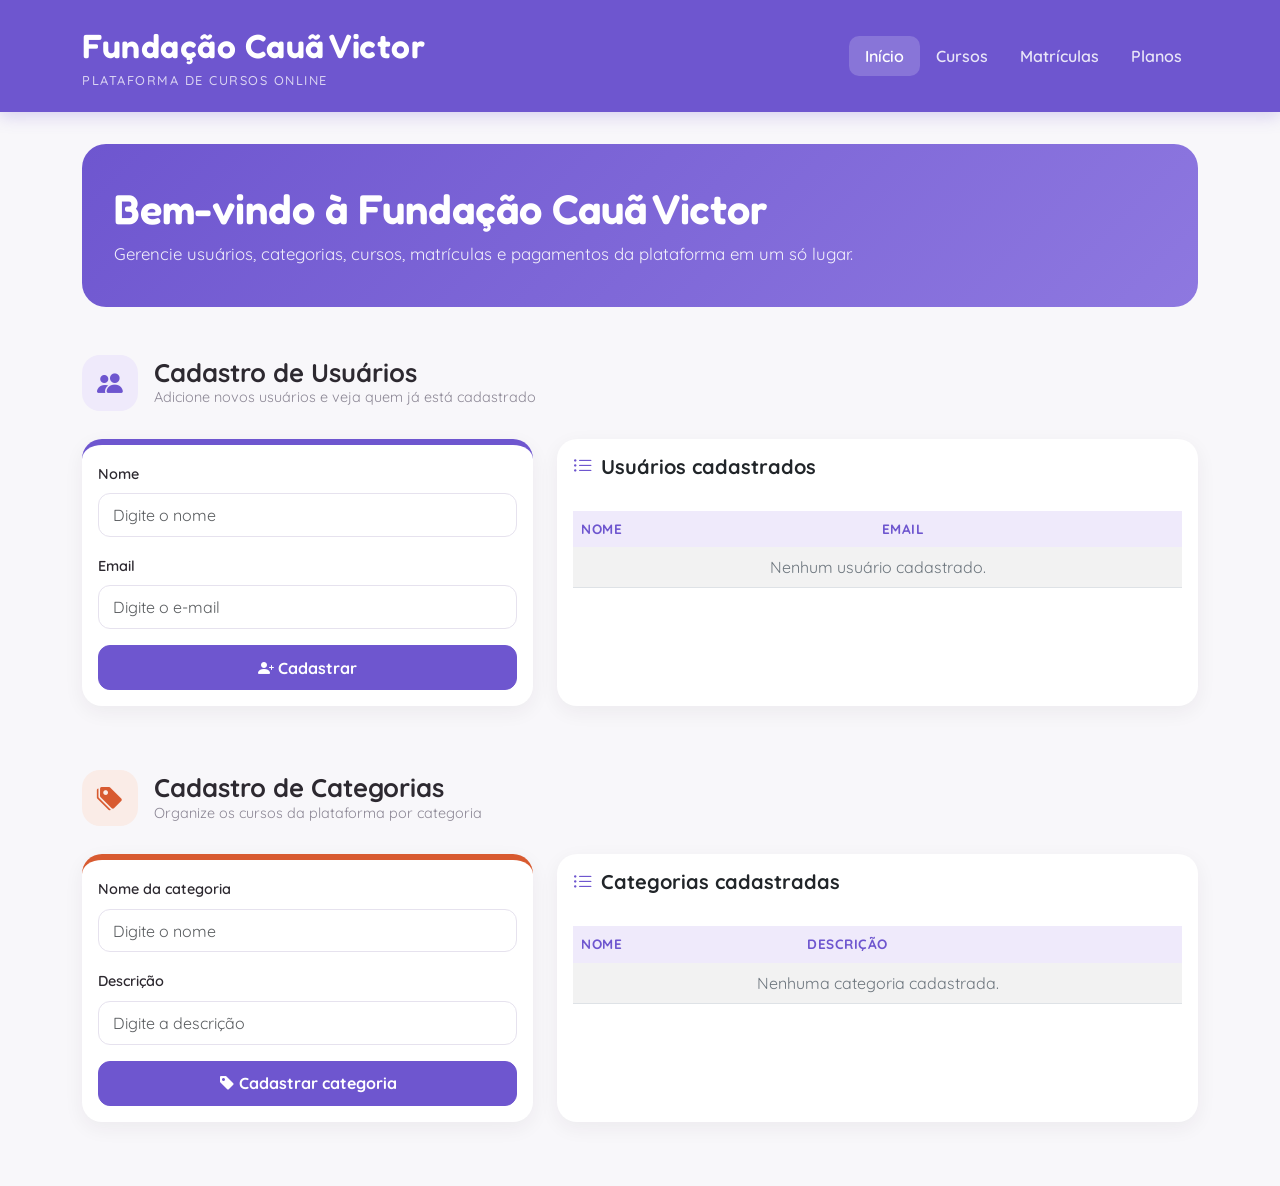
<file: Vanilla/index.html>
<!DOCTYPE html>
<html lang="pt-BR">

<head>
    <meta charset="UTF-8">
    <meta name="viewport" content="width=device-width, initial-scale=1.0">
    <title>Fundação Cauã Victor</title>

    <link href="https://cdn.jsdelivr.net/npm/bootstrap@5.3.3/dist/css/bootstrap.min.css" rel="stylesheet">
    <link href="https://cdn.jsdelivr.net/npm/bootstrap-icons@1.11.3/font/bootstrap-icons.css" rel="stylesheet">
    <link href="https://fonts.googleapis.com/css2?family=Fredoka:wght@600&family=Quicksand:wght@400;500;600;700&display=swap" rel="stylesheet">
    <link rel="stylesheet" href="style.css">
</head>

<body>

<nav class="navbar navbar-expand-lg navbar-dark">
    <div class="container">

        <a class="navbar-brand" href="index.html">
            Fundação Cauã Victor
            <small>Plataforma de Cursos Online</small>
        </a>

        <button class="navbar-toggler" type="button" data-bs-toggle="collapse" data-bs-target="#navbarNav">
            <span class="navbar-toggler-icon"></span>
        </button>

        <div class="collapse navbar-collapse" id="navbarNav">
            <ul class="navbar-nav ms-auto">
                <li class="nav-item"><a class="nav-link active" href="index.html">Início</a></li>
                <li class="nav-item"><a class="nav-link" href="cursos.html">Cursos</a></li>
                <li class="nav-item"><a class="nav-link" href="matriculas.html">Matrículas</a></li>
                <li class="nav-item"><a class="nav-link" href="pagamentos.html">Planos</a></li>
            </ul>
        </div>

    </div>
</nav>

<div class="container">

    <div class="banner">
        <h1>Bem-vindo à Fundação Cauã Victor</h1>
        <p>Gerencie usuários, categorias, cursos, matrículas e pagamentos da plataforma em um só lugar.</p>
    </div>

    <!-- USUÁRIOS -->

    <div class="secao" id="usuarios">

        <div class="secao-titulo">
            <div class="icone cor-roxo"><i class="bi bi-people-fill"></i></div>
            <div>
                <h2>Cadastro de Usuários</h2>
                <p>Adicione novos usuários e veja quem já está cadastrado</p>
            </div>
        </div>

        <div class="row g-4">

            <div class="col-lg-5">
                <div class="card card-formulario cor-roxo h-100">
                    <div class="card-body">

                        <div class="mb-3">
                            <label class="form-label">Nome</label>
                            <input type="text" class="form-control" id="nome" placeholder="Digite o nome">
                        </div>

                        <div class="mb-3">
                            <label class="form-label">Email</label>
                            <input type="email" class="form-control" id="email" placeholder="Digite o e-mail">
                        </div>

                        <button class="btn btn-primary w-100" id="btnCadastrar">
                            <i class="bi bi-person-plus-fill"></i> Cadastrar
                        </button>

                    </div>
                </div>
            </div>

            <div class="col-lg-7">
                <div class="card card-lista h-100">
                    <div class="card-body">

                        <h5><i class="bi bi-list-ul"></i> Usuários cadastrados</h5>

                        <div class="table-responsive">
                            <table class="table table-striped mt-3">
                                <thead>
                                    <tr>
                                        <th>Nome</th>
                                        <th>Email</th>
                                    </tr>
                                </thead>
                                <tbody id="tabelaUsuarios">
                                    <tr>
                                        <td colspan="2" class="text-center text-secondary">Nenhum usuário cadastrado.</td>
                                    </tr>
                                </tbody>
                            </table>
                        </div>

                    </div>
                </div>
            </div>

        </div>

    </div>

    <!-- CATEGORIAS -->

    <div class="secao" id="categorias">

        <div class="secao-titulo">
            <div class="icone cor-coral"><i class="bi bi-tags-fill"></i></div>
            <div>
                <h2>Cadastro de Categorias</h2>
                <p>Organize os cursos da plataforma por categoria</p>
            </div>
        </div>

        <div class="row g-4">

            <div class="col-lg-5">
                <div class="card card-formulario cor-coral h-100">
                    <div class="card-body">

                        <div class="mb-3">
                            <label class="form-label">Nome da categoria</label>
                            <input type="text" class="form-control" id="nomeCategoria" placeholder="Digite o nome">
                        </div>

                        <div class="mb-3">
                            <label class="form-label">Descrição</label>
                            <input type="text" class="form-control" id="descricaoCategoria" placeholder="Digite a descrição">
                        </div>

                        <button class="btn btn-primary w-100" id="btnCadastrarCategoria">
                            <i class="bi bi-tag-fill"></i> Cadastrar categoria
                        </button>

                    </div>
                </div>
            </div>

            <div class="col-lg-7">
                <div class="card card-lista h-100">
                    <div class="card-body">

                        <h5><i class="bi bi-list-ul"></i> Categorias cadastradas</h5>

                        <div class="table-responsive">
                            <table class="table table-striped mt-3">
                                <thead>
                                    <tr>
                                        <th>Nome</th>
                                        <th>Descrição</th>
                                    </tr>
                                </thead>
                                <tbody id="tabelaCategorias">
                                    <tr>
                                        <td colspan="2" class="text-center text-secondary">Nenhuma categoria cadastrada.</td>
                                    </tr>
                                </tbody>
                            </table>
                        </div>

                    </div>
                </div>
            </div>

        </div>

    </div>

</div>

<script src="app.js"></script>
<script src="https://cdn.jsdelivr.net/npm/bootstrap@5.3.3/dist/js/bootstrap.bundle.min.js"></script>

</body>
</html>
</file>
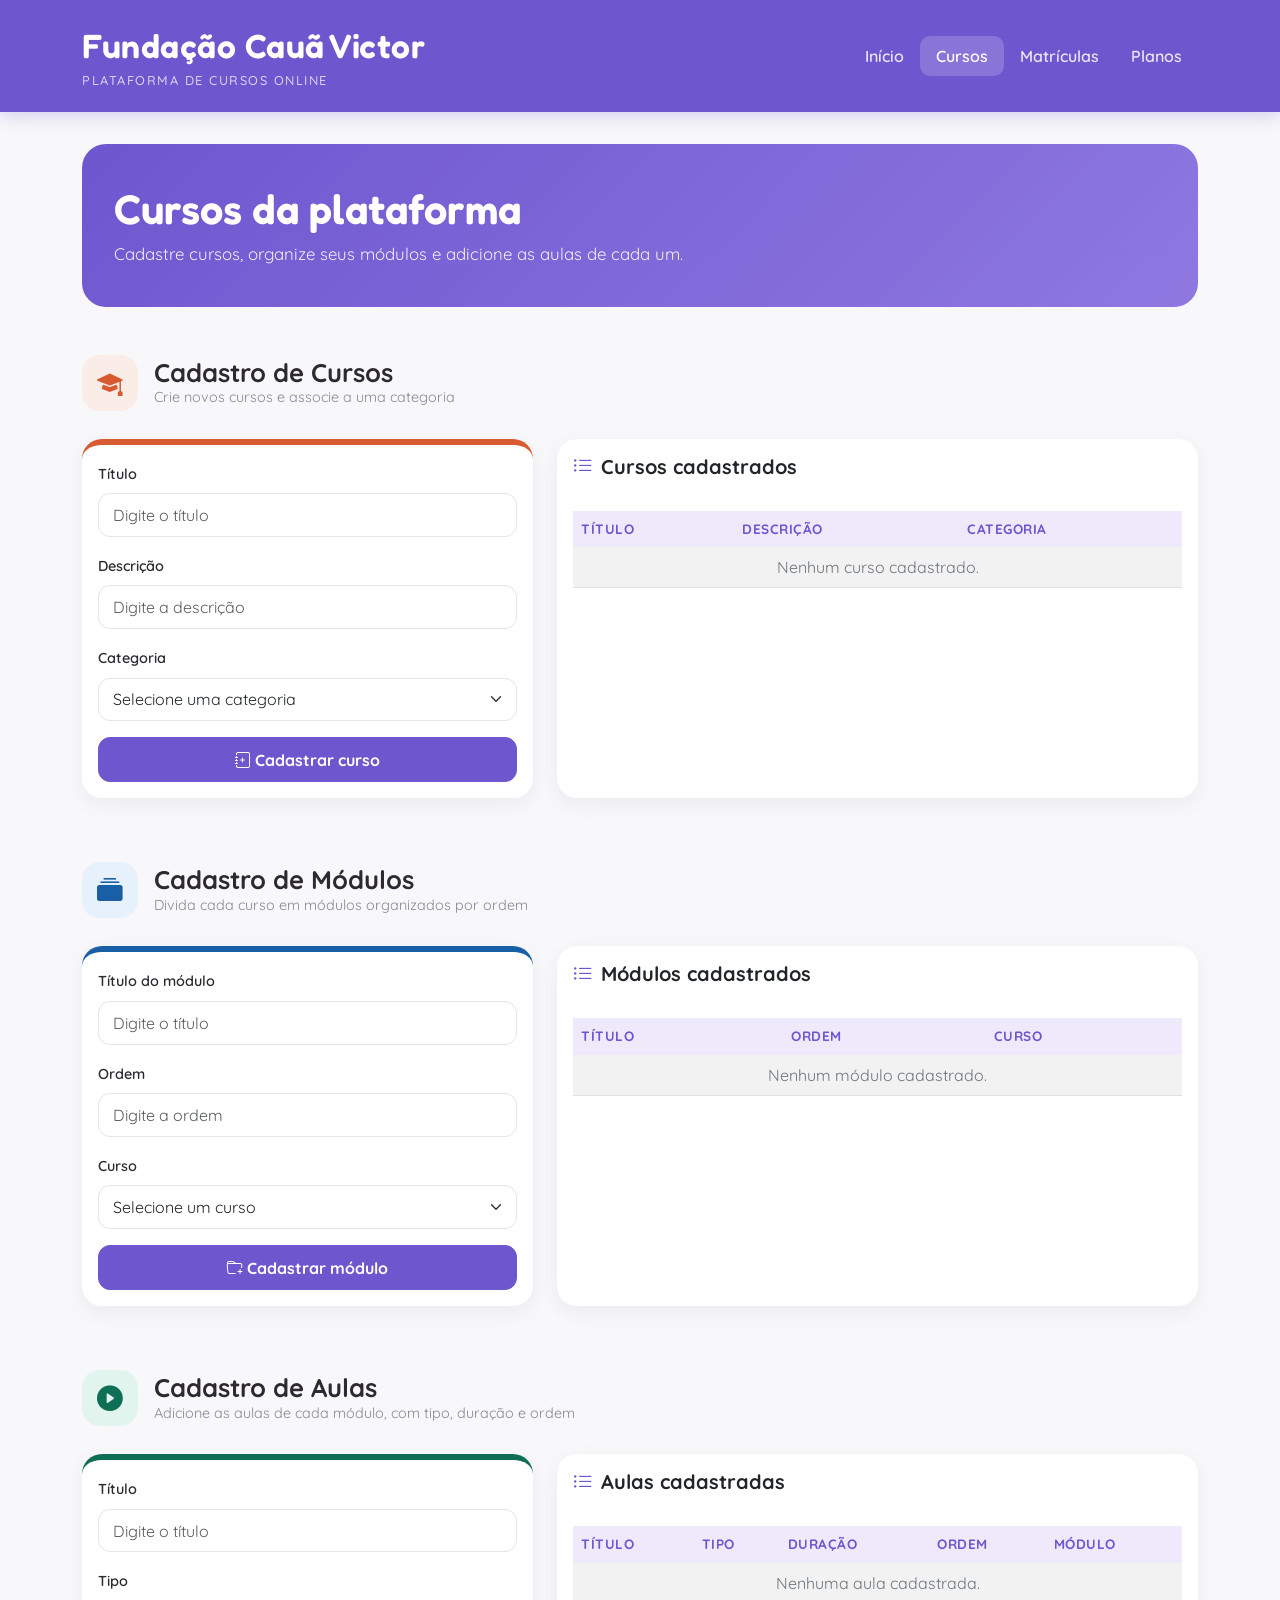
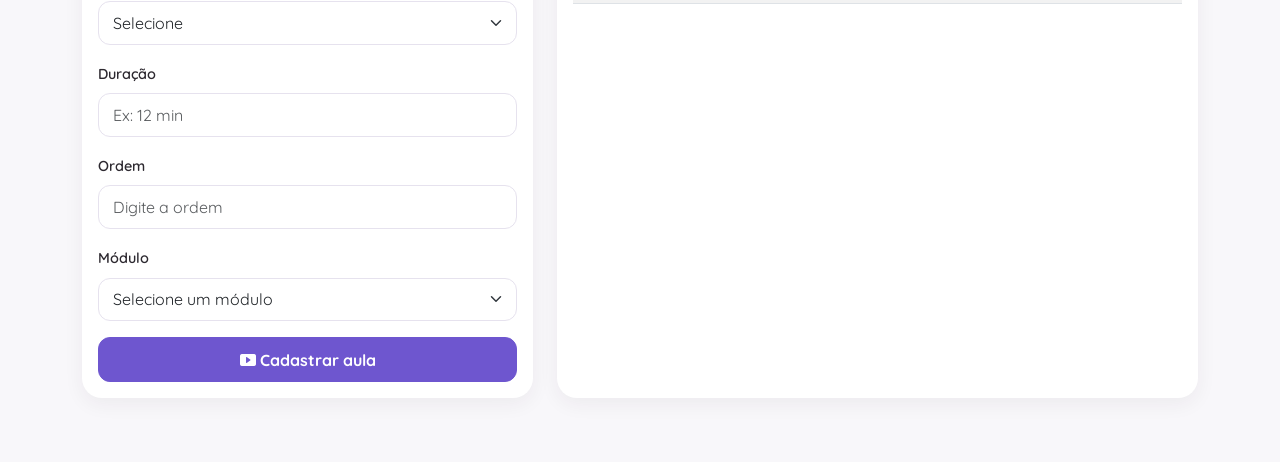
<file: Vanilla/cursos.html>
<!DOCTYPE html>
<html lang="pt-BR">

<head>
    <meta charset="UTF-8">
    <meta name="viewport" content="width=device-width, initial-scale=1.0">
    <title>Fundação Cauã Victor - Cursos</title>

    <link href="https://cdn.jsdelivr.net/npm/bootstrap@5.3.3/dist/css/bootstrap.min.css" rel="stylesheet">
    <link href="https://cdn.jsdelivr.net/npm/bootstrap-icons@1.11.3/font/bootstrap-icons.css" rel="stylesheet">
    <link href="https://fonts.googleapis.com/css2?family=Fredoka:wght@600&family=Quicksand:wght@400;500;600;700&display=swap" rel="stylesheet">
    <link rel="stylesheet" href="style.css">
</head>

<body>

<nav class="navbar navbar-expand-lg navbar-dark">
    <div class="container">

        <a class="navbar-brand" href="index.html">
            Fundação Cauã Victor
            <small>Plataforma de Cursos Online</small>
        </a>

        <button class="navbar-toggler" type="button" data-bs-toggle="collapse" data-bs-target="#navbarNav">
            <span class="navbar-toggler-icon"></span>
        </button>

        <div class="collapse navbar-collapse" id="navbarNav">
            <ul class="navbar-nav ms-auto">
                <li class="nav-item"><a class="nav-link" href="index.html">Início</a></li>
                <li class="nav-item"><a class="nav-link active" href="cursos.html">Cursos</a></li>
                <li class="nav-item"><a class="nav-link" href="matriculas.html">Matrículas</a></li>
                <li class="nav-item"><a class="nav-link" href="pagamentos.html">Planos</a></li>
            </ul>
        </div>

    </div>
</nav>

<div class="container">

    <div class="banner">
        <h1>Cursos da plataforma</h1>
        <p>Cadastre cursos, organize seus módulos e adicione as aulas de cada um.</p>
    </div>

    <!-- CURSOS -->

    <div class="secao" id="cursos">

        <div class="secao-titulo">
            <div class="icone cor-coral"><i class="bi bi-mortarboard-fill"></i></div>
            <div>
                <h2>Cadastro de Cursos</h2>
                <p>Crie novos cursos e associe a uma categoria</p>
            </div>
        </div>

        <div class="row g-4">

            <div class="col-lg-5">
                <div class="card card-formulario cor-coral h-100">
                    <div class="card-body">

                        <div class="mb-3">
                            <label class="form-label">Título</label>
                            <input type="text" class="form-control" id="tituloCurso" placeholder="Digite o título">
                        </div>

                        <div class="mb-3">
                            <label class="form-label">Descrição</label>
                            <input type="text" class="form-control" id="descricaoCurso" placeholder="Digite a descrição">
                        </div>

                        <div class="mb-3">
                            <label class="form-label">Categoria</label>
                            <select class="form-select" id="categoriaCurso">
                                <option value="">Selecione uma categoria</option>
                            </select>
                        </div>

                        <button class="btn btn-primary w-100" id="btnCadastrarCurso">
                            <i class="bi bi-journal-plus"></i> Cadastrar curso
                        </button>

                    </div>
                </div>
            </div>

            <div class="col-lg-7">
                <div class="card card-lista h-100">
                    <div class="card-body">

                        <h5><i class="bi bi-list-ul"></i> Cursos cadastrados</h5>

                        <div class="table-responsive">
                            <table class="table table-striped mt-3">
                                <thead>
                                    <tr>
                                        <th>Título</th>
                                        <th>Descrição</th>
                                        <th>Categoria</th>
                                    </tr>
                                </thead>
                                <tbody id="tabelaCursos">
                                    <tr>
                                        <td colspan="3" class="text-center text-secondary">Nenhum curso cadastrado.</td>
                                    </tr>
                                </tbody>
                            </table>
                        </div>

                    </div>
                </div>
            </div>

        </div>

    </div>

    <!-- MÓDULOS -->

    <div class="secao" id="modulos">

        <div class="secao-titulo">
            <div class="icone cor-azul"><i class="bi bi-collection-fill"></i></div>
            <div>
                <h2>Cadastro de Módulos</h2>
                <p>Divida cada curso em módulos organizados por ordem</p>
            </div>
        </div>

        <div class="row g-4">

            <div class="col-lg-5">
                <div class="card card-formulario cor-azul h-100">
                    <div class="card-body">

                        <div class="mb-3">
                            <label class="form-label">Título do módulo</label>
                            <input type="text" class="form-control" id="tituloModulo" placeholder="Digite o título">
                        </div>

                        <div class="mb-3">
                            <label class="form-label">Ordem</label>
                            <input type="number" class="form-control" id="ordemModulo" placeholder="Digite a ordem">
                        </div>

                        <div class="mb-3">
                            <label class="form-label">Curso</label>
                            <select class="form-select" id="cursoModulo">
                                <option value="">Selecione um curso</option>
                            </select>
                        </div>

                        <button class="btn btn-primary w-100" id="btnCadastrarModulo">
                            <i class="bi bi-folder-plus"></i> Cadastrar módulo
                        </button>

                    </div>
                </div>
            </div>

            <div class="col-lg-7">
                <div class="card card-lista h-100">
                    <div class="card-body">

                        <h5><i class="bi bi-list-ul"></i> Módulos cadastrados</h5>

                        <div class="table-responsive">
                            <table class="table table-striped mt-3">
                                <thead>
                                    <tr>
                                        <th>Título</th>
                                        <th>Ordem</th>
                                        <th>Curso</th>
                                    </tr>
                                </thead>
                                <tbody id="tabelaModulos">
                                    <tr>
                                        <td colspan="3" class="text-center text-secondary">Nenhum módulo cadastrado.</td>
                                    </tr>
                                </tbody>
                            </table>
                        </div>

                    </div>
                </div>
            </div>

        </div>

    </div>

    <!-- AULAS -->

    <div class="secao" id="aulas">

        <div class="secao-titulo">
            <div class="icone cor-teal"><i class="bi bi-play-circle-fill"></i></div>
            <div>
                <h2>Cadastro de Aulas</h2>
                <p>Adicione as aulas de cada módulo, com tipo, duração e ordem</p>
            </div>
        </div>

        <div class="row g-4">

            <div class="col-lg-5">
                <div class="card card-formulario cor-teal h-100">
                    <div class="card-body">

                        <div class="mb-3">
                            <label class="form-label">Título</label>
                            <input type="text" class="form-control" id="tituloAula" placeholder="Digite o título">
                        </div>

                        <div class="mb-3">
                            <label class="form-label">Tipo</label>
                            <select class="form-select" id="tipoAula">
                                <option value="">Selecione</option>
                                <option value="Vídeo">Vídeo</option>
                                <option value="Texto">Texto</option>
                            </select>
                        </div>

                        <div class="mb-3">
                            <label class="form-label">Duração</label>
                            <input type="text" class="form-control" id="duracaoAula" placeholder="Ex: 12 min">
                        </div>

                        <div class="mb-3">
                            <label class="form-label">Ordem</label>
                            <input type="number" class="form-control" id="ordemAula" placeholder="Digite a ordem">
                        </div>

                        <div class="mb-3">
                            <label class="form-label">Módulo</label>
                            <select class="form-select" id="moduloAula">
                                <option value="">Selecione um módulo</option>
                            </select>
                        </div>

                        <button class="btn btn-primary w-100" id="btnCadastrarAula">
                            <i class="bi bi-play-btn-fill"></i> Cadastrar aula
                        </button>

                    </div>
                </div>
            </div>

            <div class="col-lg-7">
                <div class="card card-lista h-100">
                    <div class="card-body">

                        <h5><i class="bi bi-list-ul"></i> Aulas cadastradas</h5>

                        <div class="table-responsive">
                            <table class="table table-striped mt-3">
                                <thead>
                                    <tr>
                                        <th>Título</th>
                                        <th>Tipo</th>
                                        <th>Duração</th>
                                        <th>Ordem</th>
                                        <th>Módulo</th>
                                    </tr>
                                </thead>
                                <tbody id="tabelaAulas">
                                    <tr>
                                        <td colspan="5" class="text-center text-secondary">Nenhuma aula cadastrada.</td>
                                    </tr>
                                </tbody>
                            </table>
                        </div>

                    </div>
                </div>
            </div>

        </div>

    </div>

</div>

<script src="app.js"></script>
<script src="https://cdn.jsdelivr.net/npm/bootstrap@5.3.3/dist/js/bootstrap.bundle.min.js"></script>

</body>
</html>
</file>
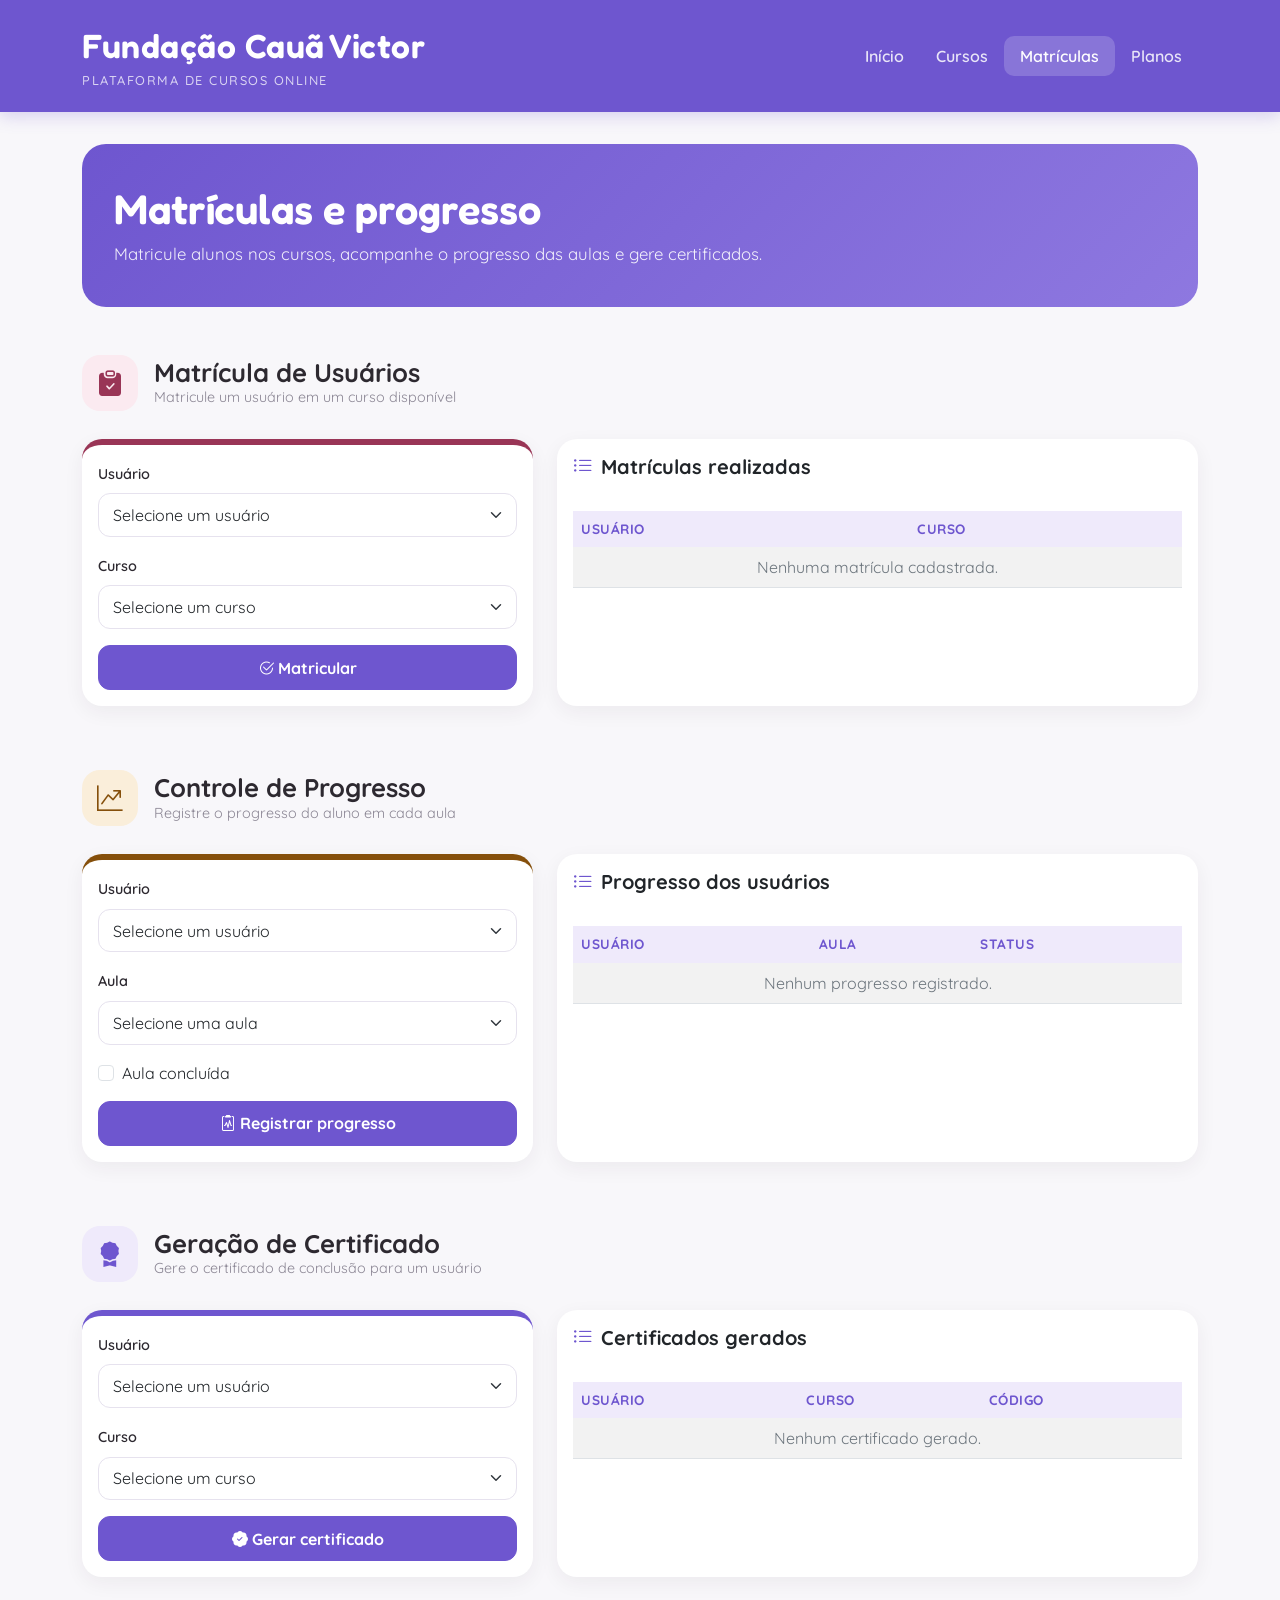
<file: Vanilla/matriculas.html>
<!DOCTYPE html>
<html lang="pt-BR">

<head>
    <meta charset="UTF-8">
    <meta name="viewport" content="width=device-width, initial-scale=1.0">
    <title>Fundação Cauã Victor - Matrículas</title>

    <link href="https://cdn.jsdelivr.net/npm/bootstrap@5.3.3/dist/css/bootstrap.min.css" rel="stylesheet">
    <link href="https://cdn.jsdelivr.net/npm/bootstrap-icons@1.11.3/font/bootstrap-icons.css" rel="stylesheet">
    <link href="https://fonts.googleapis.com/css2?family=Fredoka:wght@600&family=Quicksand:wght@400;500;600;700&display=swap" rel="stylesheet">
    <link rel="stylesheet" href="style.css">
</head>

<body>

<nav class="navbar navbar-expand-lg navbar-dark">
    <div class="container">

        <a class="navbar-brand" href="index.html">
            Fundação Cauã Victor
            <small>Plataforma de Cursos Online</small>
        </a>

        <button class="navbar-toggler" type="button" data-bs-toggle="collapse" data-bs-target="#navbarNav">
            <span class="navbar-toggler-icon"></span>
        </button>

        <div class="collapse navbar-collapse" id="navbarNav">
            <ul class="navbar-nav ms-auto">
                <li class="nav-item"><a class="nav-link" href="index.html">Início</a></li>
                <li class="nav-item"><a class="nav-link" href="cursos.html">Cursos</a></li>
                <li class="nav-item"><a class="nav-link active" href="matriculas.html">Matrículas</a></li>
                <li class="nav-item"><a class="nav-link" href="pagamentos.html">Planos</a></li>
            </ul>
        </div>

    </div>
</nav>

<div class="container">

    <div class="banner">
        <h1>Matrículas e progresso</h1>
        <p>Matricule alunos nos cursos, acompanhe o progresso das aulas e gere certificados.</p>
    </div>

    <!-- MATRÍCULAS -->

    <div class="secao" id="matriculas">

        <div class="secao-titulo">
            <div class="icone cor-rosa"><i class="bi bi-clipboard-check-fill"></i></div>
            <div>
                <h2>Matrícula de Usuários</h2>
                <p>Matricule um usuário em um curso disponível</p>
            </div>
        </div>

        <div class="row g-4">

            <div class="col-lg-5">
                <div class="card card-formulario cor-rosa h-100">
                    <div class="card-body">

                        <div class="mb-3">
                            <label class="form-label">Usuário</label>
                            <select class="form-select" id="usuarioMatricula">
                                <option value="">Selecione um usuário</option>
                            </select>
                        </div>

                        <div class="mb-3">
                            <label class="form-label">Curso</label>
                            <select class="form-select" id="cursoMatricula">
                                <option value="">Selecione um curso</option>
                            </select>
                        </div>

                        <button class="btn btn-primary w-100" id="btnMatricular">
                            <i class="bi bi-check2-circle"></i> Matricular
                        </button>

                    </div>
                </div>
            </div>

            <div class="col-lg-7">
                <div class="card card-lista h-100">
                    <div class="card-body">

                        <h5><i class="bi bi-list-ul"></i> Matrículas realizadas</h5>

                        <div class="table-responsive">
                            <table class="table table-striped mt-3">
                                <thead>
                                    <tr>
                                        <th>Usuário</th>
                                        <th>Curso</th>
                                    </tr>
                                </thead>
                                <tbody id="tabelaMatriculas">
                                    <tr>
                                        <td colspan="2" class="text-center text-secondary">Nenhuma matrícula cadastrada.</td>
                                    </tr>
                                </tbody>
                            </table>
                        </div>

                    </div>
                </div>
            </div>

        </div>

    </div>

    <!-- CONTROLE DE PROGRESSO -->

    <div class="secao" id="progresso">

        <div class="secao-titulo">
            <div class="icone cor-ambar"><i class="bi bi-graph-up-arrow"></i></div>
            <div>
                <h2>Controle de Progresso</h2>
                <p>Registre o progresso do aluno em cada aula</p>
            </div>
        </div>

        <div class="row g-4">

            <div class="col-lg-5">
                <div class="card card-formulario cor-ambar h-100">
                    <div class="card-body">

                        <div class="mb-3">
                            <label class="form-label">Usuário</label>
                            <select class="form-select" id="usuarioProgresso">
                                <option value="">Selecione um usuário</option>
                            </select>
                        </div>

                        <div class="mb-3">
                            <label class="form-label">Aula</label>
                            <select class="form-select" id="aulaProgresso">
                                <option value="">Selecione uma aula</option>
                            </select>
                        </div>

                        <div class="form-check mb-3">
                            <input class="form-check-input" type="checkbox" id="concluida">
                            <label class="form-check-label" for="concluida">
                                Aula concluída
                            </label>
                        </div>

                        <button class="btn btn-primary w-100" id="btnRegistrarProgresso">
                            <i class="bi bi-clipboard2-pulse"></i> Registrar progresso
                        </button>

                    </div>
                </div>
            </div>

            <div class="col-lg-7">
                <div class="card card-lista h-100">
                    <div class="card-body">

                        <h5><i class="bi bi-list-ul"></i> Progresso dos usuários</h5>

                        <div class="table-responsive">
                            <table class="table table-striped mt-3">
                                <thead>
                                    <tr>
                                        <th>Usuário</th>
                                        <th>Aula</th>
                                        <th>Status</th>
                                    </tr>
                                </thead>
                                <tbody id="tabelaProgresso">
                                    <tr>
                                        <td colspan="3" class="text-center text-secondary">Nenhum progresso registrado.</td>
                                    </tr>
                                </tbody>
                            </table>
                        </div>

                    </div>
                </div>
            </div>

        </div>

    </div>

    <!-- CERTIFICADOS -->

    <div class="secao" id="certificados">

        <div class="secao-titulo">
            <div class="icone cor-roxo"><i class="bi bi-award-fill"></i></div>
            <div>
                <h2>Geração de Certificado</h2>
                <p>Gere o certificado de conclusão para um usuário</p>
            </div>
        </div>

        <div class="row g-4">

            <div class="col-lg-5">
                <div class="card card-formulario cor-roxo h-100">
                    <div class="card-body">

                        <div class="mb-3">
                            <label class="form-label">Usuário</label>
                            <select class="form-select" id="usuarioCertificado">
                                <option value="">Selecione um usuário</option>
                            </select>
                        </div>

                        <div class="mb-3">
                            <label class="form-label">Curso</label>
                            <select class="form-select" id="cursoCertificado">
                                <option value="">Selecione um curso</option>
                            </select>
                        </div>

                        <button class="btn btn-primary w-100" id="btnGerarCertificado">
                            <i class="bi bi-patch-check-fill"></i> Gerar certificado
                        </button>

                    </div>
                </div>
            </div>

            <div class="col-lg-7">
                <div class="card card-lista h-100">
                    <div class="card-body">

                        <h5><i class="bi bi-list-ul"></i> Certificados gerados</h5>

                        <div class="table-responsive">
                            <table class="table table-striped mt-3">
                                <thead>
                                    <tr>
                                        <th>Usuário</th>
                                        <th>Curso</th>
                                        <th>Código</th>
                                    </tr>
                                </thead>
                                <tbody id="tabelaCertificados">
                                    <tr>
                                        <td colspan="3" class="text-center text-secondary">Nenhum certificado gerado.</td>
                                    </tr>
                                </tbody>
                            </table>
                        </div>

                    </div>
                </div>
            </div>

        </div>

    </div>

</div>

<script src="app.js"></script>
<script src="https://cdn.jsdelivr.net/npm/bootstrap@5.3.3/dist/js/bootstrap.bundle.min.js"></script>

</body>
</html>
</file>
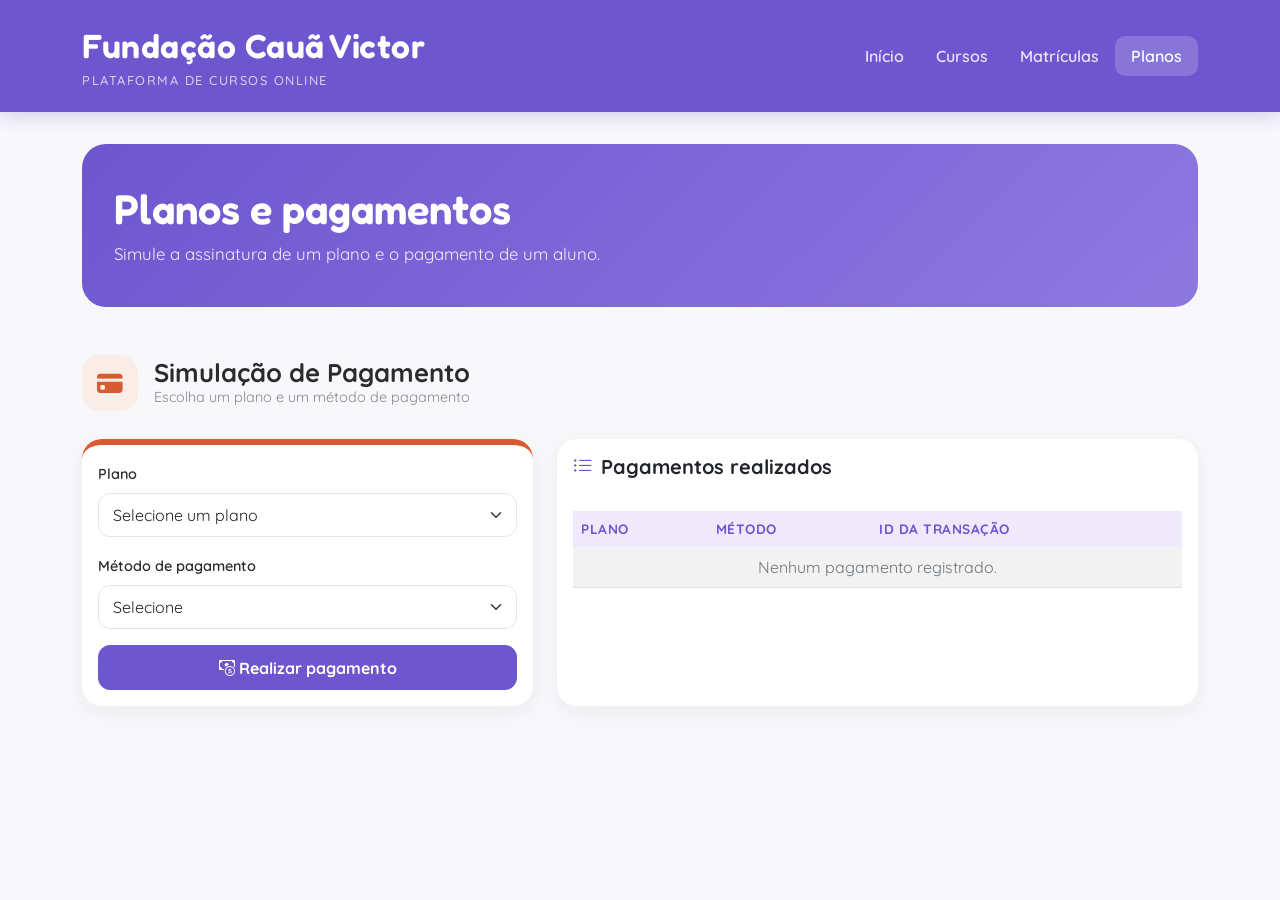
<file: Vanilla/pagamentos.html>
<!DOCTYPE html>
<html lang="pt-BR">

<head>
    <meta charset="UTF-8">
    <meta name="viewport" content="width=device-width, initial-scale=1.0">
    <title>Fundação Cauã Victor - Planos</title>

    <link href="https://cdn.jsdelivr.net/npm/bootstrap@5.3.3/dist/css/bootstrap.min.css" rel="stylesheet">
    <link href="https://cdn.jsdelivr.net/npm/bootstrap-icons@1.11.3/font/bootstrap-icons.css" rel="stylesheet">
    <link href="https://fonts.googleapis.com/css2?family=Fredoka:wght@600&family=Quicksand:wght@400;500;600;700&display=swap" rel="stylesheet">
    <link rel="stylesheet" href="style.css">
</head>

<body>

<nav class="navbar navbar-expand-lg navbar-dark">
    <div class="container">

        <a class="navbar-brand" href="index.html">
            Fundação Cauã Victor
            <small>Plataforma de Cursos Online</small>
        </a>

        <button class="navbar-toggler" type="button" data-bs-toggle="collapse" data-bs-target="#navbarNav">
            <span class="navbar-toggler-icon"></span>
        </button>

        <div class="collapse navbar-collapse" id="navbarNav">
            <ul class="navbar-nav ms-auto">
                <li class="nav-item"><a class="nav-link" href="index.html">Início</a></li>
                <li class="nav-item"><a class="nav-link" href="cursos.html">Cursos</a></li>
                <li class="nav-item"><a class="nav-link" href="matriculas.html">Matrículas</a></li>
                <li class="nav-item"><a class="nav-link active" href="pagamentos.html">Planos</a></li>
            </ul>
        </div>

    </div>
</nav>

<div class="container">

    <div class="banner">
        <h1>Planos e pagamentos</h1>
        <p>Simule a assinatura de um plano e o pagamento de um aluno.</p>
    </div>

    <!-- SIMULAÇÃO DE PAGAMENTO -->

    <div class="secao" id="planos">

        <div class="secao-titulo">
            <div class="icone cor-coral"><i class="bi bi-credit-card-fill"></i></div>
            <div>
                <h2>Simulação de Pagamento</h2>
                <p>Escolha um plano e um método de pagamento</p>
            </div>
        </div>

        <div class="row g-4">

            <div class="col-lg-5">
                <div class="card card-formulario cor-coral h-100">
                    <div class="card-body">

                        <div class="mb-3">
                            <label class="form-label">Plano</label>
                            <select class="form-select" id="planoPagamento">
                                <option value="">Selecione um plano</option>
                                <option value="Básico">Básico</option>
                                <option value="Premium">Premium</option>
                                <option value="Profissional">Profissional</option>
                            </select>
                        </div>

                        <div class="mb-3">
                            <label class="form-label">Método de pagamento</label>
                            <select class="form-select" id="metodoPagamento">
                                <option value="">Selecione</option>
                                <option value="Cartão de Crédito">Cartão de Crédito</option>
                                <option value="PIX">PIX</option>
                                <option value="Boleto">Boleto</option>
                            </select>
                        </div>

                        <button class="btn btn-primary w-100" id="btnPagamento">
                            <i class="bi bi-cash-coin"></i> Realizar pagamento
                        </button>

                    </div>
                </div>
            </div>

            <div class="col-lg-7">
                <div class="card card-lista h-100">
                    <div class="card-body">

                        <h5><i class="bi bi-list-ul"></i> Pagamentos realizados</h5>

                        <div class="table-responsive">
                            <table class="table table-striped mt-3">
                                <thead>
                                    <tr>
                                        <th>Plano</th>
                                        <th>Método</th>
                                        <th>ID da transação</th>
                                    </tr>
                                </thead>
                                <tbody id="tabelaPagamentos">
                                    <tr>
                                        <td colspan="3" class="text-center text-secondary">Nenhum pagamento registrado.</td>
                                    </tr>
                                </tbody>
                            </table>
                        </div>

                    </div>
                </div>
            </div>

        </div>

    </div>

</div>

<script src="app.js"></script>
<script src="https://cdn.jsdelivr.net/npm/bootstrap@5.3.3/dist/js/bootstrap.bundle.min.js"></script>

</body>
</html>
</file>
<file: Vanilla/style.css>
/* ==========================================================
   FUNDAÇÃO CAUÃ VICTOR - ESTILOS GERAIS
   ========================================================== */

:root {
  --cor-fundo: #F8F7FA;
  --cor-card: #FFFFFF;
  --cor-texto: #2D2930;
  --cor-acao: #6E56CF;
  --cor-acao-hover: #5A45B0;
  --cor-acao-claro: #EFEAFB;
}

* {
  box-sizing: border-box;
}

body {
  background-color: var(--cor-fundo);
  color: var(--cor-texto);
  font-family: "Quicksand", sans-serif;
}

/* ==========================================================
   NAVBAR
   ========================================================== */

.navbar {
  background-color: var(--cor-acao) !important;
  padding-top: 1rem;
  padding-bottom: 1rem;
  box-shadow: 0 4px 16px rgba(110, 86, 207, 0.25);
}

.navbar-brand {
  font-family: "Fredoka", sans-serif;
  font-weight: 600;
  font-size: 2.1rem !important;
  letter-spacing: 0.5px;
  color: #FFFFFF !important;
}

.navbar-brand small {
  display: block;
  font-family: "Quicksand", sans-serif;
  font-size: 0.8rem;
  font-weight: 500;
  letter-spacing: 1.5px;
  text-transform: uppercase;
  color: rgba(255, 255, 255, 0.75);
}

.nav-link {
  font-weight: 600;
  color: rgba(255, 255, 255, 0.85) !important;
  border-radius: 10px;
  padding: 0.5rem 1rem !important;
  transition: background-color 0.15s ease, color 0.15s ease;
}

.nav-link:hover {
  background-color: rgba(255, 255, 255, 0.12);
  color: #FFFFFF !important;
}

.nav-link.active {
  background-color: rgba(255, 255, 255, 0.18);
  color: #FFFFFF !important;
}

/* ==========================================================
   TÍTULOS DE SEÇÃO
   ========================================================== */

.secao {
  margin-bottom: 4rem;
}

.secao-titulo {
  display: flex;
  align-items: center;
  gap: 16px;
  margin-bottom: 1.75rem;
}

.secao-titulo .icone {
  flex-shrink: 0;
  width: 56px;
  height: 56px;
  border-radius: 18px;
  display: flex;
  align-items: center;
  justify-content: center;
  font-size: 1.6rem;
  background-color: var(--cor-acao-claro);
  color: var(--cor-acao);
}

.secao-titulo h2 {
  font-family: "Quicksand", sans-serif;
  font-weight: 700;
  font-size: 1.6rem;
  margin: 0;
  color: var(--cor-texto);
}

.secao-titulo p {
  margin: 0;
  font-size: 0.9rem;
  color: #8B8694;
}

/* Variações de cor por categoria de seção */
.icone.cor-roxo    { background-color: #EFEAFB; color: #6E56CF; }
.icone.cor-coral   { background-color: #FAECE7; color: #D85A30; }
.icone.cor-teal    { background-color: #E1F5EE; color: #0F6E56; }
.icone.cor-azul    { background-color: #E6F1FB; color: #185FA5; }
.icone.cor-rosa    { background-color: #FBEAF0; color: #993556; }
.icone.cor-ambar   { background-color: #FAEEDA; color: #854F0B; }

/* ==========================================================
   CARDS
   ========================================================== */

.card {
  background-color: var(--cor-card);
  border: none;
  border-radius: 20px;
  box-shadow: 0 6px 20px rgba(45, 41, 48, 0.06);
  transition: transform 0.18s ease, box-shadow 0.18s ease;
}

.card.card-formulario {
  border-top: 6px solid var(--cor-acao);
}

.card.card-formulario.cor-coral { border-top-color: #D85A30; }
.card.card-formulario.cor-teal  { border-top-color: #0F6E56; }
.card.card-formulario.cor-azul  { border-top-color: #185FA5; }
.card.card-formulario.cor-rosa  { border-top-color: #993556; }
.card.card-formulario.cor-ambar { border-top-color: #854F0B; }

.card.card-lista {
  border-radius: 20px;
}

.card:hover {
  transform: translateY(-3px);
  box-shadow: 0 10px 28px rgba(45, 41, 48, 0.1);
}

.card-body h5 {
  font-weight: 700;
  margin-bottom: 1rem;
  display: flex;
  align-items: center;
  gap: 8px;
}

.card-body h5 i {
  color: var(--cor-acao);
}

/* ==========================================================
   FORMULÁRIOS
   ========================================================== */

.form-label {
  font-weight: 600;
  font-size: 0.9rem;
  color: var(--cor-texto);
}

.form-control,
.form-select {
  border-radius: 12px;
  border: 1.5px solid #E6E2EE;
  padding: 0.55rem 0.9rem;
}

.form-control:focus,
.form-select:focus {
  border-color: var(--cor-acao);
  box-shadow: 0 0 0 0.2rem var(--cor-acao-claro);
}

.form-check-input:checked {
  background-color: var(--cor-acao);
  border-color: var(--cor-acao);
}

/* ==========================================================
   BOTÕES (BOTÕES DE AÇÃO)
   ========================================================== */

.btn-primary,
.btn-success,
.btn-warning,
.btn-info,
.btn-dark,
.btn-secondary {
  background-color: var(--cor-acao);
  border-color: var(--cor-acao);
  color: #FFFFFF;
  font-weight: 700;
  border-radius: 12px;
  padding: 0.6rem 1.4rem;
  transition: background-color 0.15s ease, transform 0.1s ease;
}

.btn-primary:hover,
.btn-success:hover,
.btn-warning:hover,
.btn-info:hover,
.btn-dark:hover,
.btn-secondary:hover {
  background-color: var(--cor-acao-hover);
  border-color: var(--cor-acao-hover);
}

.btn-primary:active,
.btn-success:active,
.btn-warning:active,
.btn-info:active,
.btn-dark:active,
.btn-secondary:active {
  transform: scale(0.98);
}

/* ==========================================================
   TABELAS
   ========================================================== */

.table {
  margin-bottom: 0;
}

.table thead th {
  background-color: var(--cor-acao-claro);
  color: var(--cor-acao);
  font-weight: 700;
  font-size: 0.85rem;
  text-transform: uppercase;
  letter-spacing: 0.5px;
  border-bottom: none;
}

.table tbody tr:hover {
  background-color: var(--cor-acao-claro);
}

/* ==========================================================
   PÁGINA INICIAL / BANNER
   ========================================================== */

.banner {
  background: linear-gradient(135deg, var(--cor-acao) 0%, #8E78E0 100%);
  border-radius: 24px;
  padding: 2.5rem 2rem;
  color: #FFFFFF;
  margin-top: 2rem;
  margin-bottom: 3rem;
}

.banner h1 {
  font-family: "Fredoka", sans-serif;
  font-weight: 600;
  font-size: 2.6rem;
  margin-bottom: 0.5rem;
}

.banner p {
  font-size: 1.05rem;
  color: rgba(255, 255, 255, 0.9);
  margin-bottom: 0;
}

/* ==========================================================
   RESPONSIVO
   ========================================================== */

@media (max-width: 576px) {
  .navbar-brand {
    font-size: 1.5rem !important;
  }

  .secao-titulo .icone {
    width: 44px;
    height: 44px;
    font-size: 1.3rem;
  }

  .banner h1 {
    font-size: 1.9rem;
  }
}
</file>
